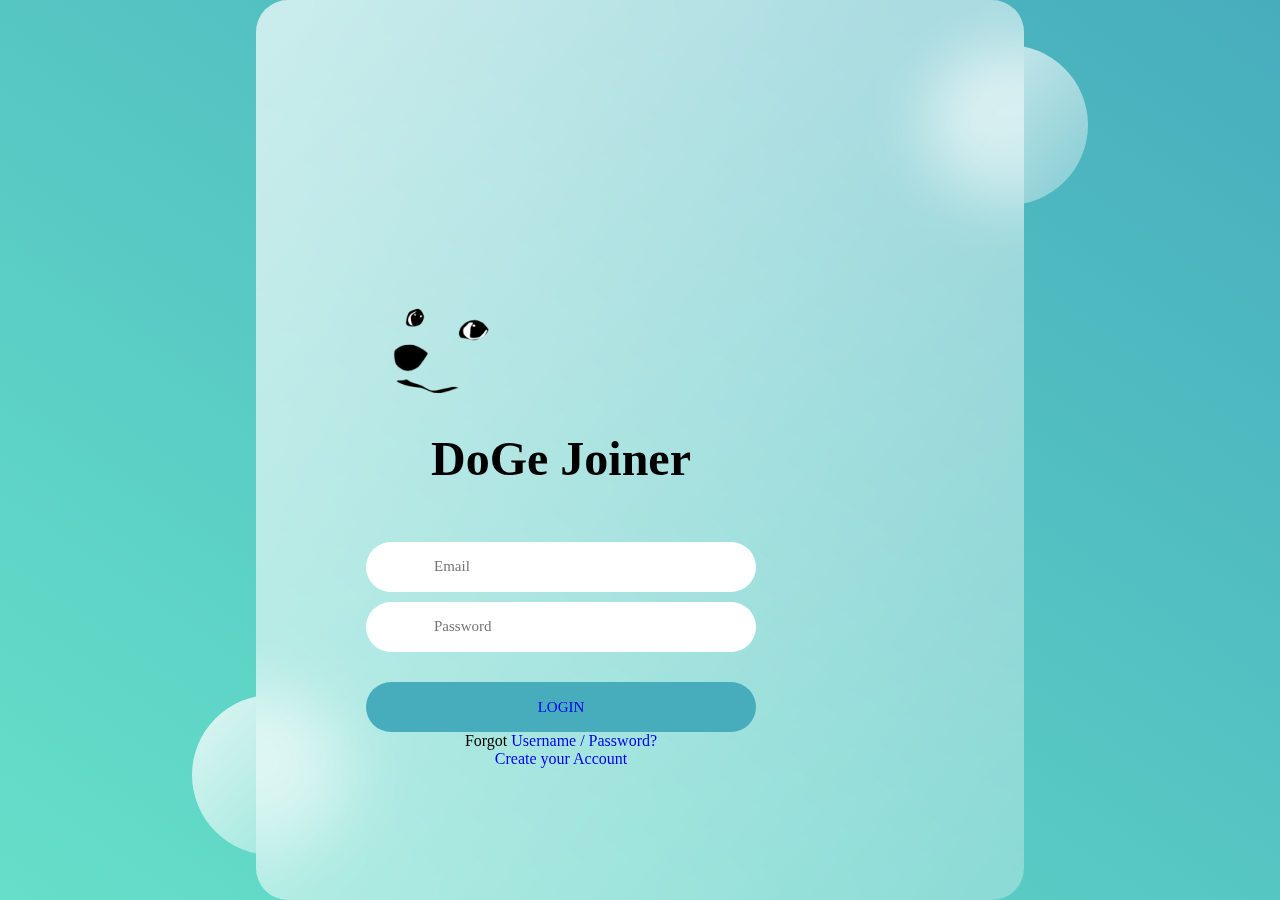
<file: doge joiner test/index.html>
<!DOCTYPE html>
<html lang="en">
<head>
    <meta charset="UTF-8">
    <meta http-equiv="X-UA-Compatible" content="IE=edge">
    <meta name="viewport" content="width=device-width, initial-scale=1.0">
    <title>DoGe Joiner</title>
<link rel="stylesheet" href="./css/loginPage.css">
</head>
<body>
    <main>
        <section class="glass">
            <div class="limiter">
                <div class="container-login100">
                    <div class="wrap-login100">
                        <div class="login100-pic js-tilt" data-tilt>
                            <img class="doge" src="./images/5845e643fb0b0755fa99d7ea.png" alt="IMG">
                        </div>
        
                        <form class="login100-form validate-form">
                            <span class="login100-form-title">
                               <h1>DoGe Joiner</h1>
                            </span>
        
                            <div class="wrap-input100 validate-input" >
                                <input class="input100" type="text" name="email" placeholder="Email">
                                <span class="focus-input100"></span>
                                
                            </div>
        
                            <div class="wrap-input100 validate-input" data-validate = "Password is required">
                                <input class="input100" type="password" name="pass" placeholder="Password">
                                <span class="focus-input100"></span>
                                
                            </div>
                            
                            <div class="container-login100-form-btn">
                                <a class"log" href="./schelude.html">
                                <button class="login100-form-btn">
                                   
                                    Login
                                </a>
                                </button>
                         
                            </div>
        
                            <div class="text-center p-t-12">
                                <span class="txt1">
                                    Forgot
                                </span>
                                <a class="txt2" href="./changeUsrNamePass.html">
                                    Username / Password?
                                </a>
                            </div>
        
                            <div class="text-center p-t-136">
                                <a class="txt2" href="./newacc.html">
                                    Create your Account
                                    
                                </a>
                            </div>
                        </form>
                    </div>
                </div>
            </div>
            
            
</section>
</main>
<div class="circle1"></div>
<div class="circle2"></div>
</body>
</html>
</file>
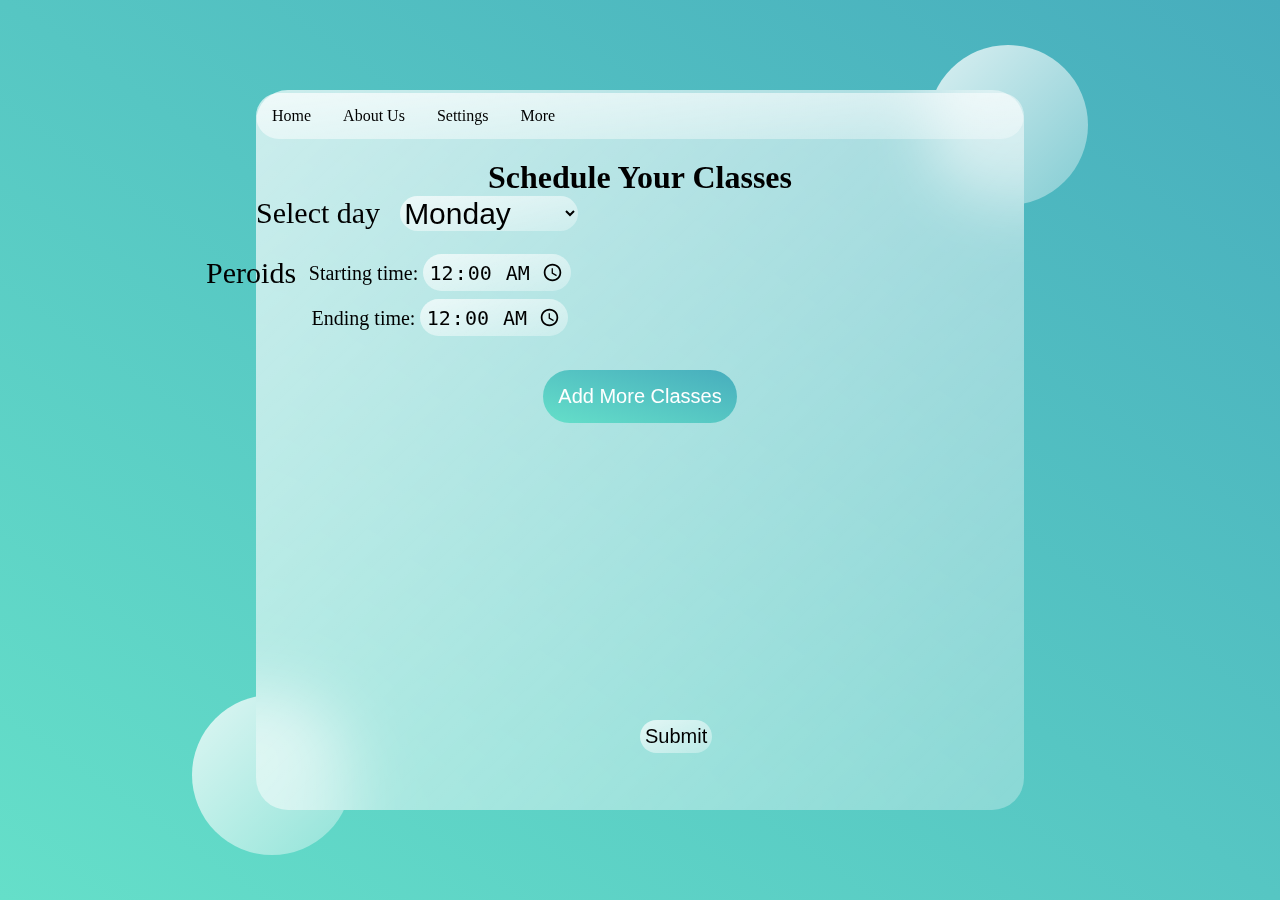
<file: doge joiner test/schelude.html>
<!DOCTYPE html>
<html lang="en">
<head>
    <meta charset="UTF-8">
    <meta http-equiv="X-UA-Compatible" content="IE=edge">
    <meta name="viewport" content="width=device-width, initial-scale=1.0">
    <title>DoGe Joiner</title>
<link rel="stylesheet" href="./css/loginPage.css">
<link rel="stylesheet" href="./css/schudule.css">
</head>
<body>
    <main>
        <section class="glass">
            <div class="navbar">
                <a href="./index.html">Home</a>
                <a href="./about.html">About Us</a>
                <a href="./settings.html">Settings</a>
                <div class="dropdown">
                  <button class="dropbtn">More 
                 
                  </button>
                  <div class="dropdown-content">
                    <a href="./contactus.html">Contact Us</a>
                    <a href="#">Teams Channel Link</a>
                    <a href="#"> Assignments</a>
                  </div>
                </div> 
              </div>
              <h1 class="schedule">Schedule Your Classes</h1>
              <form action="/action_page.php">
                <label class="lab">Select day</label>
                <select class="days">
                  <option >Monday</option>
                  <option >Tuesday</option>
                  <option >Wednesday</option>
                  <option >Thursday</option>
                  <option >Friday</option>
                  <option >Saturday</option>
                  <option >Sunday</option>
                </select>
              
              </form>
            </div>
            <font class="period"> Peroids</font>
            <div class="w3-row">
            <div class="time">Starting time: <input class="timer" type="time"  value="00:00" ></div>
            <div class="time" >Ending time: <input class="timer" type="time" value="00:00"  ></div>
            <form class="succ" action="./success.html" >
              <input type="submit" value="Submit" />
          </form>
            <button class="button-black">Add More Classes</button>
            
          </section>
         
       

</main>
<div class="circle1"></div>
<div class="circle2"></div>
</body>
</html>
</file>
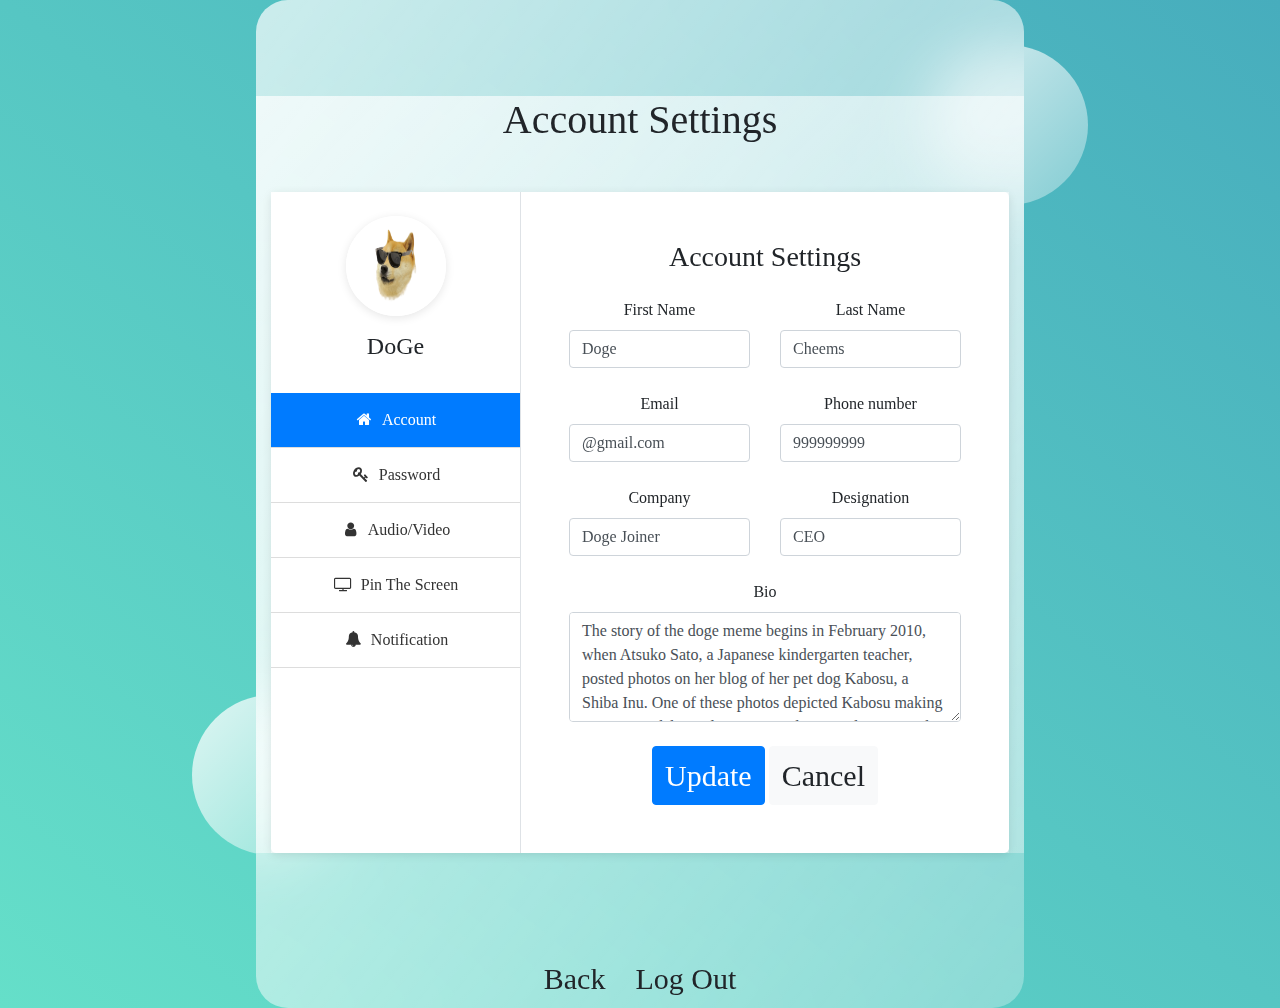
<file: doge joiner test/settings.html>
<!DOCTYPE html>
<html lang="en">
<head>
	<meta charset="UTF-8">
	<title>DoGe Joiner</title>
	<meta content="width=device-width, initial-scale=1, maximum-scale=1, user-scalable=no" name="viewport">
	<link rel="stylesheet" type="text/css" href="https://stackpath.bootstrapcdn.com/bootstrap/4.3.1/css/bootstrap.min.css">
	<link rel="stylesheet" href="https://stackpath.bootstrapcdn.com/font-awesome/4.7.0/css/font-awesome.min.css">
	<link rel="stylesheet" type="text/css" href="./css/settings.css">
</head>
<body>
	<main>
        <section class="glass">
      
           <section class="py-5 my-5">
			<div class="container">
				<h1 class="mb-5">Account Settings</h1>
				<div class="bg-white shadow rounded-lg d-block d-sm-flex">
					<div class="profile-tab-nav border-right">
						<div class="p-4">
							<div class="img-circle text-center mb-3">
								<img src="./images/image-removebg-preview.png" alt="Image" class="shadow">
							</div>
							<h4 class="text-center">DoGe</h4>
						</div>
						<div class="nav flex-column nav-pills" id="v-pills-tab" role="tablist" aria-orientation="vertical">
							<a class="nav-link active" id="account-tab" data-toggle="pill" href="#account" role="tab" aria-controls="account" aria-selected="true">
								<i class="fa fa-home text-center mr-1"></i> 
								Account
							</a>
							<a class="nav-link" id="password-tab" data-toggle="pill" href="#password" role="tab" aria-controls="password" aria-selected="false">
								<i class="fa fa-key text-center mr-1"></i> 
								Password
							</a>
							<a class="nav-link" id="security-tab" data-toggle="pill" href="#security" role="tab" aria-controls="security" aria-selected="false">
								<i class="fa fa-user text-center mr-1"></i> 
							Audio/Video
							</a>
							<a class="nav-link" id="application-tab" data-toggle="pill" href="#application" role="tab" aria-controls="application" aria-selected="false">
								<i class="fa fa-tv text-center mr-1"></i> 
								Pin The Screen
							</a>
							<a class="nav-link" id="notification-tab" data-toggle="pill" href="#notification" role="tab" aria-controls="notification" aria-selected="false">
								<i class="fa fa-bell text-center mr-1"></i> 
								Notification
							</a>
						</div>
					</div>
					<div class="tab-content p-4 p-md-5" id="v-pills-tabContent">
						<div class="tab-pane fade show active" id="account" role="tabpanel" aria-labelledby="account-tab">
							<h3 class="mb-4">Account Settings</h3>
							<div class="row">
								<div class="col-md-6">
									<div class="form-group">
										  <label>First Name</label>
										  <input type="text" class="form-control" value="Doge">
									</div>
								</div>
								<div class="col-md-6">
									<div class="form-group">
										  <label>Last Name</label>
										  <input type="text" class="form-control" value="Cheems">
									</div>
								</div>
								<div class="col-md-6">
									<div class="form-group">
										  <label>Email</label>
										  <input type="text" class="form-control" value="@gmail.com">
									</div>
								</div>
								<div class="col-md-6">
									<div class="form-group">
										  <label>Phone number</label>
										  <input type="text" class="form-control" value="999999999">
									</div>
								</div>
								<div class="col-md-6">
									<div class="form-group">
										  <label>Company</label>
										  <input type="text" class="form-control" value="Doge Joiner">
									</div>
								</div>
								<div class="col-md-6">
									<div class="form-group">
										  <label>Designation</label>
										  <input type="text" class="form-control" value="CEO">
									</div>
								</div>
								<div class="col-md-12">
									<div class="form-group">
										  <label>Bio</label>
										<textarea class="form-control" rows="4">The story of the doge meme begins in February 2010, when Atsuko Sato, a Japanese kindergarten teacher, posted photos on her blog of her pet dog Kabosu, a Shiba Inu. One of these photos depicted Kabosu making a curious sidelong glance variously viewed as worried, judgmental, or confused. This specific photo is usually referenced as the doge photo.</textarea>
									</div>
								</div>
							</div>
							<div>
								<button class="btn btn-primary">Update</button>
								<button class="btn btn-light">Cancel</button>
							</div>
						</div>
						<div class="tab-pane fade" id="password" role="tabpanel" aria-labelledby="password-tab">
							<h3 class="mb-4">Password Settings</h3>
							<div class="row">
								<div class="col-md-6">
									<div class="form-group">
										  <label>Old password</label>
										  <input type="password" class="form-control">
									</div>
								</div>
							</div>
							<div class="row">
								<div class="col-md-6">
									<div class="form-group">
										  <label>New password</label>
										  <input type="password" class="form-control">
									</div>
								</div>
								<div class="col-md-6">
									<div class="form-group">
										  <label>Confirm new password</label>
										  <input type="password" class="form-control">
									</div>
								</div>
							</div>
							<div>
								<button class="btn btn-primary">Update</button>
								<button class="btn btn-light">Cancel</button>
							</div>
						</div>
						<div class="tab-pane fade" id="security" role="tabpanel" aria-labelledby="security-tab">
							<h3 class="mb-4">Audio and Video</h3>
							<div class="row">
								<div class="col-md-6">
									<div class="form-group">
										  
										<label>Camera</label>
										
										  <label class="switch switch3">
											<input type="checkbox" >
											<span class="slider round"></span>
										 
										</label>
										</div>
								</div>
								<div class="col-md-6">
									<div class="form-group">
										  <label>Volume</label>
										
										  <label class="switch switch3">
											<input type="checkbox" >
											<span class="slider round"></span>
										 
										</label>
										</div>
								</div>
							
							</div>
							<div>
								<button class="btn btn-primary">Update</button>
								<button class="btn btn-light">Cancel</button>
							</div>
						</div>
						<div class="tab-pane fade" id="application" role="tabpanel" aria-labelledby="application-tab">
							<h3 class="mb-4">Pin The Screen of Student/Employee</h3>
							<div class="row">
								<div class="col-md-6">
									<div class="form-group">
										<div class="form-check">
											<input class="form-check-input" type="checkbox" value="" id="app-check">
											<label class="form-check-label" for="app-check">
											Pin For Enitre Meeting
											</label>
										</div>
										<div class="form-check">
											<input class="form-check-input" type="checkbox" value="" id="defaultCheck2" >
											<label class="form-check-label" for="defaultCheck2">
											Pin Till Specified
											</label>
										</div>
									</div>
								</div>
							</div>
							<div>
								<button class="btn btn-primary">Update</button>
								<button class="btn btn-light">Cancel</button>
							</div>
						</div>
						<div class="tab-pane fade" id="notification" role="tabpanel" aria-labelledby="notification-tab">
							<h3 class="mb-4">Enable/Disable Notification</h3>
							
							  
							
							  
							  <label class="switch switch3">
								<input type="checkbox" >
								<span class="slider round"></span>
							 
							</label>
						</div>
					</div>
				</div>
			</div>
		</section>
	
	
		<script src="https://code.jquery.com/jquery-3.2.1.slim.min.js"></script>
		<script src="https://cdnjs.cloudflare.com/ajax/libs/popper.js/1.12.9/umd/popper.min.js"></script>
		<script src="https://maxcdn.bootstrapcdn.com/bootstrap/4.0.0/js/bootstrap.min.js"></script>
          
            <a href="./schelude.html"><button class="btn">Back</button></a>          
			<a href="./index.html"><button class="btn">Log Out</button></a>  
        </section>
</main>
<div class="circle1"></div>
<div class="circle2"></div>
	
</body>
</html>
</file>
<file: doge joiner test/css/loginPage.css>
* {
  margin: 0;
  padding: 0;
  box-sizing: border-box;
}

main {
  min-height: 100vh;
  background: linear-gradient(to right top, #65dfc9, #47adbd);
  display: flex;
  align-items: center;
  justify-content: center;
  font-family: montserrat;
  text-align: center;
}

.glass {
  background: white;
  min-height: 80vh;
  width: 60%;
  background: linear-gradient(
    to right bottom,
    rgba(255, 255, 255, 0.7),
    rgba(255, 255, 255, 0.3)
  );
  border-radius: 2rem;
  backdrop-filter: blur(2rem);
  z-index: 2;
}
.circle1,
.circle2 {
  background: white;
  background: linear-gradient(
    to right bottom,
    rgba(255, 255, 255, 0.8),
    rgba(255, 255, 255, 0.3)
  );
  height: 10rem;
  width: 10rem;
  position: absolute;
  border-radius: 50%;
}

.circle1 {
  top: 5%;
  right: 15%;
}

.circle2 {
  bottom: 5%;
  left: 15%;
}

.doge {
  width: 150px;
  height: 150px;
}

.container-login100 {
  width: 100%;
  min-height: 100vh;
  display: -webkit-box;
  display: -webkit-flex;
  display: -moz-box;
  display: -ms-flexbox;
  display: flex;
  flex-wrap: wrap;
  justify-content: center;
  align-items: center;
  padding: 15px;
}

.wrap-login100 {
  width: 960px;

  border-radius: 10px;
  overflow: hidden;

  display: -webkit-box;
  display: -webkit-flex;
  display: -moz-box;
  display: -ms-flexbox;
  display: flex;
  flex-wrap: wrap;
  justify-content: space-between;
  padding: 177px 130px 33px 95px;
}

@media (max-width: 992px) {
  .wrap-login100 {
    padding: 177px 90px 33px 85px;
  }

  .login100-pic {
    width: 35%;
  }

  .login100-form {
    width: 50%;
  }
}

@media (max-width: 768px) {
  .wrap-login100 {
    padding: 100px 80px 33px 80px;
  }

  .login100-pic {
    display: none;
  }

  .login100-form {
    width: 100%;
  }
}

@media (max-width: 576px) {
  .wrap-login100 {
    padding: 100px 15px 33px 15px;
  }
}

@media (max-width: 992px) {
  .alert-validate::before {
    visibility: visible;
    opacity: 1;
  }
}

.wrap-input100 {
  position: relative;
  width: 100%;
  z-index: 1;
  margin-bottom: 10px;
}

.input100 {
  font-family: Poppins-Medium;
  font-size: 15px;
  line-height: 1.5;
  background-color: black;
  outline: none;
  border: none;
  display: block;
  width: 100%;
  background: white;
  height: 50px;
  border-radius: 25px;
  padding: 0 30px 0 68px;
}

.login100-form {
  width: 390px;
}

.login100-form-title {
  font-family: Poppins-Bold;
  font-size: 24px;
  color: black;
  line-height: 1.2;
  text-align: center;

  width: 100%;
  display: block;
  padding-bottom: 54px;
}

.focus-input100 {
  display: block;
  position: absolute;
  border-radius: 25px;
  bottom: 0;
  left: 0;
  z-index: -1;
  width: 100%;
  height: 100%;
  box-shadow: 0px 0px 0px 0px;
}

.input100:focus + .focus-input100 {
  -webkit-animation: anim-shadow 0.5s ease-in-out forwards;
  animation: anim-shadow 0.5s ease-in-out forwards;
}

@-webkit-keyframes anim-shadow {
  to {
    box-shadow: 0px 0px 70px 25px;
    opacity: 0;
  }
}

@keyframes anim-shadow {
  to {
    box-shadow: 0px 0px 70px 25px;
    opacity: 0;
  }
}

.symbol-input100 {
  font-size: 15px;

  display: -webkit-box;
  display: -webkit-flex;
  display: -moz-box;
  display: -ms-flexbox;
  display: flex;
  align-items: center;
  position: absolute;
  border-radius: 25px;
  bottom: 0;
  left: 0;
  width: 100%;
  height: 100%;
  padding-left: 35px;
  pointer-events: none;
  color: black;

  -webkit-transition: all 0.4s;
  -o-transition: all 0.4s;
  -moz-transition: all 0.4s;
  transition: all 0.4s;
}

.input100:focus + .focus-input100 + .symbol-input100 {
  color: black;
  padding-left: 28px;
}

.container-login100-form-btn {
  width: 100%;
  display: -webkit-box;
  display: -webkit-flex;
  display: -moz-box;
  display: -ms-flexbox;
  display: flex;
  flex-wrap: wrap;
  justify-content: center;
  padding-top: 20px;
}

.login100-form-btn {
  font-family: Montserrat-Bold;
  font-size: 15px;
  line-height: 1.5;
  color: #fff;
  text-transform: uppercase;

  width: 100%;
  height: 50px;
  border-radius: 25px;
  background: #47adbd;
  display: -webkit-box;
  display: -webkit-flex;
  display: -moz-box;
  display: -ms-flexbox;
  display: flex;
  justify-content: center;
  align-items: center;
  padding: 0 25px;
  border: none;
  outline: none;
  -webkit-transition: all 0.4s;
  -o-transition: all 0.4s;
  -moz-transition: all 0.4s;
  transition: all 0.4s;
}

.login100-form-btn:hover {
  background: #03a1b9;
}

.txt2 {
  text-decoration: none;
}

.txt2:hover {
  color: #08b3ce;
}

a:link{
  text-decoration: none;
}
</file>
<file: doge joiner test/css/schudule.css>
body {
  font-family: Arial, Helvetica, sans-serif;

}

.navbar {
  overflow: hidden;
   background: linear-gradient(
    to right bottom,
    rgba(255, 255, 255, 0.7),
    rgba(255, 255, 255, 0.3)
  );

  
margin-top: 3px;
border-radius: 2rem;
}

.navbar a {
  float: left;
  font-size: 16px;
  color: black;
  text-align: center;
  padding: 14px 16px;
  text-decoration: none;
}

.dropdown {
  float: left;
  overflow: hidden;
}

.dropdown .dropbtn {
  font-size: 16px;
  border: none;
  outline: none;
 
  padding: 14px 16px;
  background-color: inherit;
  font-family: inherit;
  margin: 0;
}

.navbar a:hover,
.dropdown:hover .dropbtn {
    background: linear-gradient(to right top, #65dfc9, #47adbd);
}

.dropdown-content {
  display: none;
  position: absolute;
  background-color: #f9f9f9;
  min-width: 160px;
  box-shadow: 0px 8px 16px 0px rgba(0, 0, 0, 0.2);
  z-index: 1;
}

.dropdown-content a {
  float: none;
  color: black;
  padding: 12px 16px;
  text-decoration: none;
  display: block;
  text-align: left;
}

.dropdown-content a:hover {
  background-color: #ddd;
}

.dropdown:hover .dropdown-content {
  display: block;
}

.schedule{
    margin-top: 20px;
}

.lab{
    font-size: 30px;
    float: left;
}

.days{
    font-size: 30px;
    text-decoration: none;
    border-style: none;
border-radius: 2rem;

float: left;
margin-left: 20px;
   background: linear-gradient(
    to right bottom,
    rgba(255, 255, 255, 0.7),
    rgba(255, 255, 255, 0.3)
  );
}

.sub{
    text-decoration: none;
    border-radius: 2rem;
    border-style: none;
}

input{
    text-decoration: none;
    border-style: none;
    padding: 5px;
    background: linear-gradient(
        to right bottom,
        rgba(255, 255, 255, 0.7),
        rgba(255, 255, 255, 0.3)
      );
      border-radius: 2rem;
      font-size: 20px; 
float: bottom;
position: absolute;
text-align: center;
margin-top: 400px;    

}

input:hover{
    background: rgb(65, 220, 225);
}

.period{
    position: relative;
    left: -550px;
 bottom: -60px;
 font-size: 30px;
}

.time{
    position: relative;
    left: -200px;
 bottom: -20px;
 font-size: 20px;
padding: 4px;
}

.timer{
    position: relative;
    margin: 0;
}

.button-black{
 text-decoration: none;
 border-style: none;
    color: white;
    padding: 15px;
    border-radius: 2rem;
    background: linear-gradient(to right top, #65dfc9, #47adbd);
font-size: 20px;
margin-top: 50px;

}

.button-black:hover{
    background-color: tomato;
    color: black;
}
</file>
<file: doge joiner test/css/settings.css>
@import url("https://fonts.googleapis.com/css?family=Roboto:300,400,500,700&display=swap");
body {
	background: #f9f9f9;
	font-family: "Roboto", sans-serif;
}

.shadow {
	box-shadow: 0 2px 10px rgba(0, 0, 0, 0.1) !important;
}

.profile-tab-nav {
	min-width: 250px;
}

.tab-content {
	flex: 1;
}

.form-group {
	margin-bottom: 1.5rem;
}

.nav-pills a.nav-link {
	padding: 15px 20px;
	border-bottom: 1px solid #ddd;
	border-radius: 0;
	color: #333;
}
.nav-pills a.nav-link i {
	width: 20px;
}

.img-circle img {
	height: 100px;
	width: 100px;
	border-radius: 100%;
	border: 5px solid #fff;
}

* {
	margin: 0;
	padding: 0;
	box-sizing: border-box;
  }
  
  main {
	min-height: 100vh;
	background: linear-gradient(to right top, #65dfc9, #47adbd);
	display: flex;
	align-items: center;
	justify-content: center;
	font-family: montserrat;
	text-align: center;
  }
  
  .glass {
	background: white;
	min-height: 80vh;
	width: 60%;
	background: linear-gradient(
	  to right bottom,
	  rgba(255, 255, 255, 0.7),
	  rgba(255, 255, 255, 0.3)
	);
	border-radius: 2rem;
	backdrop-filter: blur(2rem);
	z-index: 2;
  }
  .circle1,
  .circle2 {
	background: white;
	background: linear-gradient(
	  to right bottom,
	  rgba(255, 255, 255, 0.8),
	  rgba(255, 255, 255, 0.3)
	);
	height: 10rem;
	width: 10rem;
	position: absolute;
	border-radius: 50%;
  }
  
  .circle1 {
	top: 5%;
	right: 15%;
  }
  
  .circle2 {
	bottom: 5%;
	left: 15%;
  }
  

  .container-login100 {
	width: 100%;
	min-height: 100vh;
	display: -webkit-box;
	display: -webkit-flex;
	display: -moz-box;
	display: -ms-flexbox;
	display: flex;
	flex-wrap: wrap;
	justify-content: center;
	align-items: center;
	padding: 15px;
  }
  
  .wrap-login100 {
	width: 960px;
  
	border-radius: 10px;
	overflow: hidden;
  
	display: -webkit-box;
	display: -webkit-flex;
	display: -moz-box;
	display: -ms-flexbox;
	display: flex;
	flex-wrap: wrap;
	justify-content: space-between;
	padding: 177px 130px 33px 95px;
  }
  
  @media (max-width: 992px) {
	.wrap-login100 {
	  padding: 177px 90px 33px 85px;
	}
  
	.login100-pic {
	  width: 35%;
	}
  
	.login100-form {
	  width: 50%;
	
	}
  }
  
  @media (max-width: 768px) {
	.wrap-login100 {
	  padding: 100px 80px 33px 80px;
	}
  
	.login100-pic {
	  display: none;
	}
  
	.login100-form {
	  width: 100%;
	}
  }
  
  @media (max-width: 576px) {
	.wrap-login100 {
	  padding: 100px 15px 33px 15px;
	}
  }
  
  @media (max-width: 992px) {
	.alert-validate::before {
	  visibility: visible;
	  opacity: 1;
	}
  }
  
  .wrap-input100 {
	  position: relative;
	  width: 100%;
	  z-index: 1;
	  margin-bottom: 10px;
	 
  }
	
	.input100 {
	  font-family: Poppins-Medium;
	  font-size: 15px;
	  line-height: 1.5;
	background-color:black;
	  outline: none;  
	  border: none; 
	  display: block;
	  width: 100%;
	  
	  
	  height: 50px;
	  border-radius: 25px;
	  padding: 0 30px 0 68px;
	}
	
	.login100-form {
	  width: 290px;
  
  }
	
	.login100-form-title {
	  font-family: Poppins-Bold;
	  font-size: 24px;
	  color: black;
	  line-height: 1.2;
	  text-align: center;
	
	  width: 100%;
	  display: block;
	  padding-bottom: 54px;
	}
  
	.focus-input100 {
	  display: block;
	  position: absolute;
	  border-radius: 25px;
	  bottom: 0;
	  left: 0;
	  z-index: -1;
	  width: 100%;
	  height: 100%;
	  box-shadow: 0px 0px 0px 0px;
	 
	}
	
	.input100:focus + .focus-input100 {
	  -webkit-animation: anim-shadow 0.5s ease-in-out forwards;
	  animation: anim-shadow 0.5s ease-in-out forwards;
	}
	
	@-webkit-keyframes anim-shadow {
	  to {
		box-shadow: 0px 0px 70px 25px;
		opacity: 0;
	  }
	}
	
	@keyframes anim-shadow {
	  to {
		box-shadow: 0px 0px 70px 25px;
		opacity: 0;
	  }
	}
	
	.symbol-input100 {
	  font-size: 15px;
	
	  display: -webkit-box;
	  display: -webkit-flex;
	  display: -moz-box;
	  display: -ms-flexbox;
	  display: flex;
	  align-items: center;
	  position: absolute;
	  border-radius: 25px;
	  bottom: 0;
	  left: 0;
	  width: 100%;
	  height: 100%;
	  padding-left: 35px;
	  pointer-events: none;
	  color: black;
	
	  -webkit-transition: all 0.4s;
	  -o-transition: all 0.4s;
	  -moz-transition: all 0.4s;
	  transition: all 0.4s;
	}
	
	.input100:focus + .focus-input100 + .symbol-input100 {
	 
	  padding-left: 28px;
	}
  
	.container-login100-form-btn {
	  width: 100%;
	  display: -webkit-box;
	  display: -webkit-flex;
	  display: -moz-box;
	  display: -ms-flexbox;
	  display: flex;
	  flex-wrap: wrap;
	  justify-content: center;
	  padding-top: 20px;
	}
	
	.login100-form-btn {
	  font-family: Montserrat-Bold;
	  font-size: 15px;
	  line-height: 1.5;
	  color: #fff;
	  text-transform: uppercase;
	
	  width: 100%;
	  height: 50px;
	  border-radius: 25px;
	  background: #47adbd;
	  display: -webkit-box;
	  display: -webkit-flex;
	  display: -moz-box;
	  display: -ms-flexbox;
	  display: flex;
	  justify-content: center;
	  align-items: center;
	  padding: 0 25px;
	border: none;
	outline: none;
	  -webkit-transition: all 0.4s;
	  -o-transition: all 0.4s;
	  -moz-transition: all 0.4s;
	  transition: all 0.4s;
	}
	
	.login100-form-btn:hover {
	  background:#03a1b9;
	}
	
  .txt2{
	text-decoration: none;
  
  
  }
  
  .txt2:hover{
  color: #08b3ce;
  }
  
 
 
  .switch {
	position: relative;
	display: inline-block;
	width: 60px;
	height: 34px;
  
}
  
  .switch input { 
	opacity: 0;
	width: 0;
	height: 0;
  }
  
  .slider {
	position: absolute;
	cursor: pointer;
	top: 0;
	left: 0;
	right: 0;
	bottom: 0;
	background-color: #ccc;
	-webkit-transition: .4s;
	transition: .4s;
  }
  
  .slider:before {
	position: absolute;
	content: "";
	height: 26px;
	width: 26px;
	left: 4px;
	bottom: 4px;
	background-color: white;
	-webkit-transition: .4s;
	transition: .4s;
  }
  
  input:checked + .slider {
	background-color: #2196F3;
  }
  
  input:focus + .slider {
	box-shadow: 0 0 1px #2196F3;
  }
  
  input:checked + .slider:before {
	-webkit-transform: translateX(26px);
	-ms-transform: translateX(26px);
	transform: translateX(26px);
  }
  
  /* Rounded sliders */
  .slider.round {
	border-radius: 34px;
  }
  
  .slider.round:before {
	border-radius: 50%;
  }  

div{
	background: linear-gradient(
		to right bottom,
		rgba(255, 255, 255, 0.7),
		rgba(255, 255, 255, 0.3)
	  );
}

.btn{
	font-size: 30px;
}
</file>
